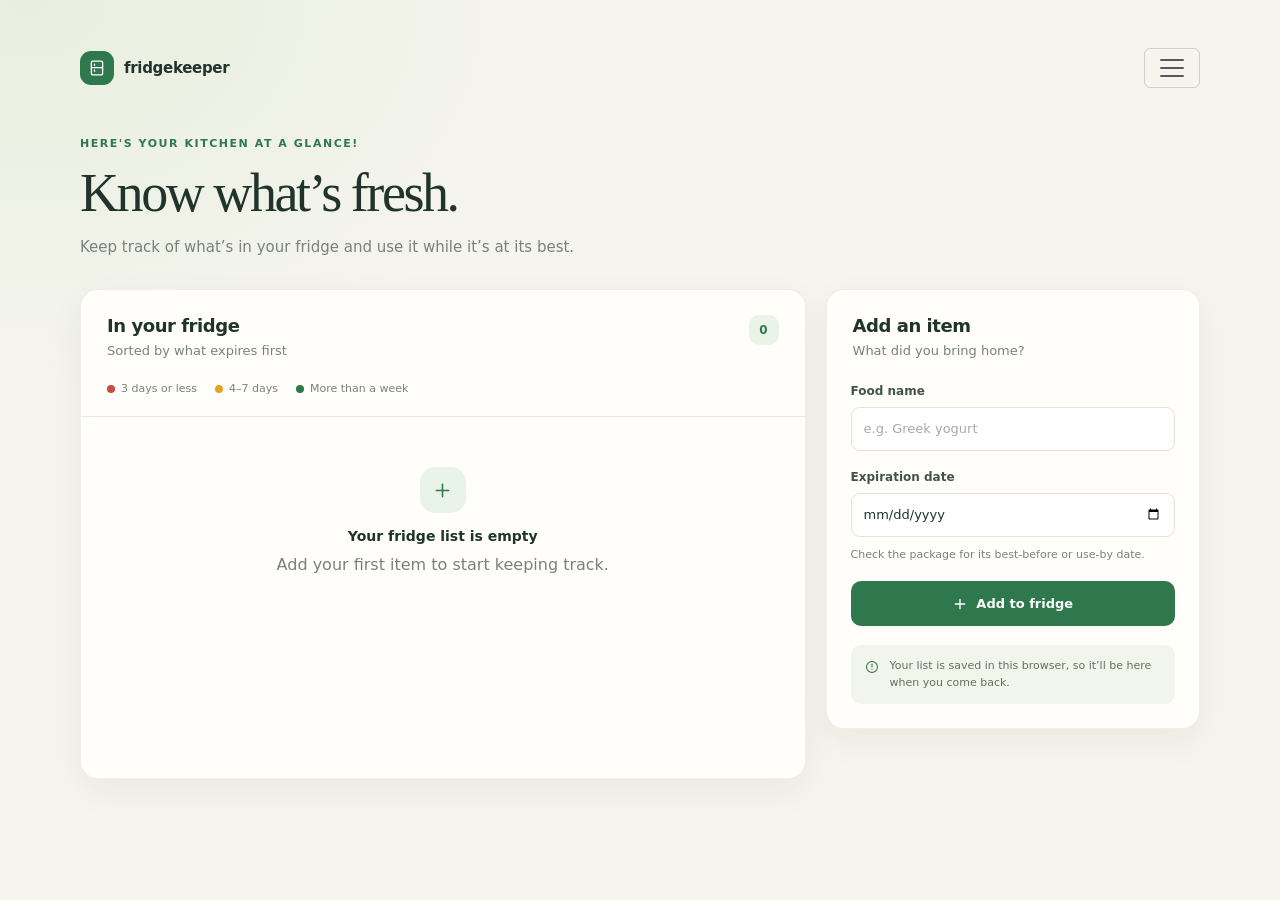
<file: index.html>
<!doctype html>
<html lang="en">
  <head>
    <meta charset="utf-8">
    <meta name="viewport" content="width=device-width, initial-scale=1">
    <meta name="theme-color" content="#f5f4ed">
    <title>Fridgekeeper — Know what’s fresh</title>
    <link href="https://cdn.jsdelivr.net/npm/bootstrap@5.3.9/dist/css/bootstrap.min.css" rel="stylesheet" integrity="sha384-yEPZ7jP9S0QKiUQ0m3jjsO4ProIW7wvR9gXkI7JOGa2XVsw53Yke2bsdkBbjmmiX" crossorigin="anonymous">
    <link rel="stylesheet" href="styles.css">
  </head>
  <body>
    <main class="page">
      <header class="topbar">
        <a class="brand" href="index.html" aria-label="Fridgekeeper home">
          <span class="brand-mark" aria-hidden="true">
            <svg width="20" height="20" viewBox="0 0 24 24" fill="none">
              <path d="M7 3.75h10a1.75 1.75 0 0 1 1.75 1.75v13A1.75 1.75 0 0 1 17 20.25H7a1.75 1.75 0 0 1-1.75-1.75v-13A1.75 1.75 0 0 1 7 3.75Z" stroke="currentColor" stroke-width="1.6"/>
              <path d="M5.5 11.5h13M9 7.25v1.5m0 5.75V16" stroke="currentColor" stroke-width="1.6" stroke-linecap="round"/>
            </svg>
          </span>
          fridgekeeper
        </a>
        <div class="navbar p-0">
          <button class="navbar-toggler" type="button" data-bs-toggle="offcanvas" data-bs-target="#main-navigation" aria-controls="main-navigation" aria-label="Open navigation menu">
            <span class="navbar-toggler-icon"></span>
          </button>
          <div class="offcanvas offcanvas-end" tabindex="-1" id="main-navigation" aria-labelledby="main-navigation-title">
            <div class="offcanvas-header">
              <h2 class="offcanvas-title" id="main-navigation-title">Navigate</h2>
              <button type="button" class="btn-close" data-bs-dismiss="offcanvas" aria-label="Close navigation"></button>
            </div>
            <div class="offcanvas-body">
              <nav class="navbar-nav" aria-label="Main navigation">
                <a class="nav-link active" href="index.html" aria-current="page">My fridge</a>
                <a class="nav-link" href="recipes.html">Recipe finder</a>
              </nav>
            </div>
          </div>
        </div>
      </header>

      <section class="intro" aria-labelledby="page-title">
        <p class="eyebrow">Here's your kitchen at a glance!</p>
        <h1>Know what’s fresh.</h1>
        <p class="subtitle">Keep track of what’s in your fridge and use it while it’s at its best.</p>
      </section>

      <div class="columns">
        <section class="panel list-panel" aria-labelledby="fridge-heading">
          <div class="panel-heading">
            <div>
              <h2 id="fridge-heading">In your fridge</h2>
              <p>Sorted by what expires first</p>
            </div>
            <span class="item-count" id="item-count" aria-label="0 items">0</span>
          </div>
          <div class="legend" aria-label="Expiration color guide">
            <span class="legend-item"><span class="dot red" aria-hidden="true"></span>3 days or less</span>
            <span class="legend-item"><span class="dot yellow" aria-hidden="true"></span>4–7 days</span>
            <span class="legend-item"><span class="dot" aria-hidden="true"></span>More than a week</span>
          </div>
          <div id="notice" class="notice" role="status" aria-live="polite" hidden></div>
          <ul id="food-list" class="food-list" aria-live="polite"></ul>
          <div id="empty-state" class="empty-state">
            <span class="empty-icon" aria-hidden="true">
              <svg width="21" height="21" viewBox="0 0 24 24" fill="none">
                <path d="M12 5v14m-7-7h14" stroke="currentColor" stroke-width="1.8" stroke-linecap="round"/>
              </svg>
            </span>
            <strong>Your fridge list is empty</strong>
            Add your first item to start keeping track.
          </div>
        </section>

        <section class="panel form-panel" aria-labelledby="add-heading">
          <div class="panel-heading">
            <div>
              <h2 id="add-heading">Add an item</h2>
              <p>What did you bring home?</p>
            </div>
          </div>
          <form id="add-form" class="form-body">
            <div class="field">
              <label for="food-name">Food name</label>
              <input id="food-name" name="name" type="text" maxlength="80" placeholder="e.g. Greek yogurt" autocomplete="off" required>
            </div>
            <div class="field">
              <label for="expiry-date">Expiration date</label>
              <input id="expiry-date" name="expiry" type="date" required>
            </div>
            <p class="helper">Check the package for its best-before or use-by date.</p>
            <button class="submit-button" type="submit">
              <svg width="16" height="16" viewBox="0 0 24 24" fill="none" aria-hidden="true">
                <path d="M12 5v14m-7-7h14" stroke="currentColor" stroke-width="2" stroke-linecap="round"/>
              </svg>
              Add to fridge
            </button>
          </form>
          <div class="form-note">
            <svg width="16" height="16" viewBox="0 0 24 24" fill="none" aria-hidden="true">
              <path d="M12 3.75a8.25 8.25 0 1 0 0 16.5 8.25 8.25 0 0 0 0-16.5Zm0 4v4.5m0 3h.01" stroke="currentColor" stroke-width="1.6" stroke-linecap="round"/>
            </svg>
            Your list is saved in this browser, so it’ll be here when you come back.
          </div>
        </section>
      </div>
    </main>

    <script src="https://cdn.jsdelivr.net/npm/bootstrap@5.3.9/dist/js/bootstrap.bundle.min.js" integrity="sha384-WyOxWvTyr1QaMPfiPJSv76iReVthorl5uWlFtZPyK0IEB0hGzo9y5Bp9mYanr8Bu" crossorigin="anonymous" defer></script>
    <script src="script.js" defer></script>
  </body>
</html>
</file>
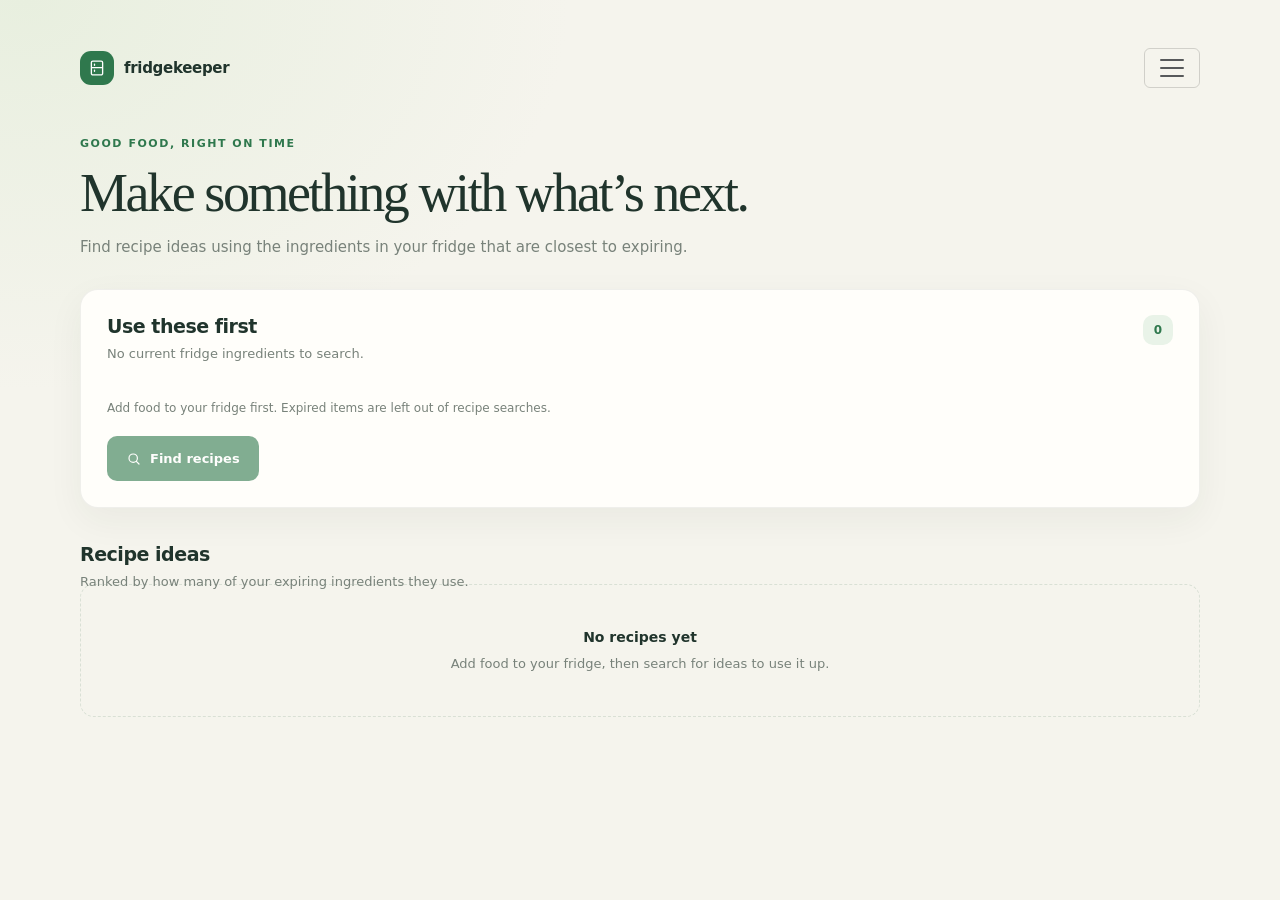
<file: recipes.html>
<!doctype html>
<html lang="en">
  <head>
    <meta charset="utf-8">
    <meta name="viewport" content="width=device-width, initial-scale=1">
    <meta name="theme-color" content="#f5f4ed">
    <title>Recipes for your fridge — Fridgekeeper</title>
    <link href="https://cdn.jsdelivr.net/npm/bootstrap@5.3.9/dist/css/bootstrap.min.css" rel="stylesheet" integrity="sha384-yEPZ7jP9S0QKiUQ0m3jjsO4ProIW7wvR9gXkI7JOGa2XVsw53Yke2bsdkBbjmmiX" crossorigin="anonymous">
    <link rel="stylesheet" href="styles.css">
    <link rel="stylesheet" href="recipes.css">
  </head>
  <body>
    <main class="page recipe-page">
      <header class="topbar">
        <a class="brand" href="index.html" aria-label="Fridgekeeper home">
          <span class="brand-mark" aria-hidden="true">
            <svg width="20" height="20" viewBox="0 0 24 24" fill="none">
              <path d="M7 3.75h10a1.75 1.75 0 0 1 1.75 1.75v13A1.75 1.75 0 0 1 17 20.25H7a1.75 1.75 0 0 1-1.75-1.75v-13A1.75 1.75 0 0 1 7 3.75Z" stroke="currentColor" stroke-width="1.6"/>
              <path d="M5.5 11.5h13M9 7.25v1.5m0 5.75V16" stroke="currentColor" stroke-width="1.6" stroke-linecap="round"/>
            </svg>
          </span>
          fridgekeeper
        </a>
        <div class="navbar p-0">
          <button class="navbar-toggler" type="button" data-bs-toggle="offcanvas" data-bs-target="#main-navigation" aria-controls="main-navigation" aria-label="Open navigation menu">
            <span class="navbar-toggler-icon"></span>
          </button>
          <div class="offcanvas offcanvas-end" tabindex="-1" id="main-navigation" aria-labelledby="main-navigation-title">
            <div class="offcanvas-header">
              <h2 class="offcanvas-title" id="main-navigation-title">Navigate</h2>
              <button type="button" class="btn-close" data-bs-dismiss="offcanvas" aria-label="Close navigation"></button>
            </div>
            <div class="offcanvas-body">
              <nav class="navbar-nav" aria-label="Main navigation">
                <a class="nav-link" href="index.html">My fridge</a>
                <a class="nav-link active" href="recipes.html" aria-current="page">Recipe finder</a>
              </nav>
            </div>
          </div>
        </div>
      </header>

      <section class="intro" aria-labelledby="page-title">
        <p class="eyebrow">Good food, right on time</p>
        <h1>Make something with what’s next.</h1>
        <p class="subtitle">Find recipe ideas using the ingredients in your fridge that are closest to expiring.</p>
      </section>

      <section class="panel recipe-panel" aria-labelledby="ingredients-heading">
        <div class="recipe-panel-heading">
          <div>
            <h2 id="ingredients-heading">Use these first</h2>
            <p id="ingredient-summary">Your soonest-expiring ingredients will guide the search.</p>
          </div>
          <span class="item-count" id="ingredient-count" aria-label="0 ingredients">0</span>
        </div>
        <div id="ingredient-list" class="ingredient-list" aria-label="Ingredients prioritized by expiration"></div>
        <p id="ingredient-note" class="ingredient-note"></p>
        <button id="search-button" class="submit-button" type="button" disabled>
          <svg width="16" height="16" viewBox="0 0 24 24" fill="none" aria-hidden="true">
            <circle cx="10.8" cy="10.8" r="6.3" stroke="currentColor" stroke-width="1.8"/>
            <path d="m15.5 15.5 4 4" stroke="currentColor" stroke-width="1.8" stroke-linecap="round"/>
          </svg>
          <span id="search-button-label">Find recipes</span>
        </button>
        <div id="recipe-message" class="recipe-message" role="status" aria-live="polite" hidden></div>
      </section>

      <section class="recipe-section" aria-labelledby="results-heading">
        <div class="results-heading">
          <div>
            <h2 id="results-heading">Recipe ideas</h2>
            <p>Ranked by how many of your expiring ingredients they use.</p>
          </div>
          <span id="results-count" class="results-count"></span>
        </div>
        <div id="recipe-results" class="row row-cols-1 row-cols-md-2 row-cols-xl-3 g-4" aria-live="polite"></div>
        <div id="recipe-empty" class="recipe-empty">
          <strong>No recipes yet</strong>
          <p id="recipe-empty-text">Add food to your fridge, then search for ideas to use it up.</p>
        </div>
      </section>
    </main>

    <script src="https://cdn.jsdelivr.net/npm/bootstrap@5.3.9/dist/js/bootstrap.bundle.min.js" integrity="sha384-WyOxWvTyr1QaMPfiPJSv76iReVthorl5uWlFtZPyK0IEB0hGzo9y5Bp9mYanr8Bu" crossorigin="anonymous" defer></script>
    <script src="recipes.js" defer></script>
  </body>
</html>
</file>
<file: styles.css>
:root {
  color-scheme: light;
  --ink: #20342c;
  --muted: #78827a;
  --line: #e8e9df;
  --paper: #fffefa;
  --canvas: #f5f4ed;
  --green: #2f784d;
  --green-soft: #e9f3e8;
  --red: #c94d3d;
  --red-soft: #fff0ec;
  --yellow: #b57a18;
  --yellow-soft: #fff5dc;
  font-family: "Segoe UI", "Helvetica Neue", sans-serif;
  font-synthesis: none;
  text-rendering: optimizeLegibility;
}

* {
  box-sizing: border-box;
}

body {
  min-width: 320px;
  min-height: 100vh;
  margin: 0;
  color: var(--ink);
  background:
    radial-gradient(ellipse at 2% 0%, #e8efdf 0, transparent 34rem),
    var(--canvas);
}

button,
input {
  font: inherit;
}

.page {
  width: min(1120px, calc(100% - 48px));
  margin: 0 auto;
  padding: 48px 0 64px;
}

.topbar {
  display: flex;
  align-items: center;
  justify-content: space-between;
  margin-bottom: 48px;
}

.brand {
  display: inline-flex;
  align-items: center;
  gap: 10px;
  color: var(--ink);
  font-size: 15px;
  font-weight: 750;
  letter-spacing: -0.02em;
  text-decoration: none;
}

.brand-mark {
  display: grid;
  width: 34px;
  height: 34px;
  place-items: center;
  border-radius: 11px;
  color: #fff;
  background: var(--green);
}

.top-note {
  color: var(--muted);
  font-size: 13px;
  text-decoration: none;
}

.top-note:hover {
  color: var(--green);
}

.intro {
  max-width: 680px;
  margin-bottom: 30px;
}

.eyebrow {
  margin: 0 0 11px;
  color: var(--green);
  font-size: 11px;
  font-weight: 750;
  letter-spacing: 0.14em;
  text-transform: uppercase;
}

h1 {
  margin: 0;
  font-family: Georgia, "Times New Roman", serif;
  font-size: clamp(36px, 5vw, 54px);
  font-weight: 500;
  letter-spacing: -0.045em;
  line-height: 1.08;
}

.subtitle {
  margin: 13px 0 0;
  color: var(--muted);
  font-size: 15px;
  line-height: 1.6;
}

.columns {
  display: grid;
  grid-template-columns: minmax(0, 1.55fr) minmax(280px, 0.8fr);
  align-items: start;
  gap: 20px;
}

.panel {
  overflow: hidden;
  border: 1px solid rgba(32, 52, 44, 0.07);
  border-radius: 18px;
  background: var(--paper);
  box-shadow: 0 12px 36px rgba(38, 55, 39, 0.055);
}

.list-panel {
  min-height: 490px;
}

.panel-heading {
  display: flex;
  align-items: flex-start;
  justify-content: space-between;
  gap: 14px;
  padding: 25px 26px 20px;
}

.panel-heading h2 {
  margin: 0;
  font-size: 18px;
  font-weight: 700;
  letter-spacing: -0.025em;
}

.panel-heading p {
  margin: 5px 0 0;
  color: var(--muted);
  font-size: 13px;
}

.item-count {
  display: inline-flex;
  min-width: 30px;
  height: 30px;
  align-items: center;
  justify-content: center;
  padding: 0 9px;
  border-radius: 10px;
  color: var(--green);
  background: var(--green-soft);
  font-size: 12px;
  font-weight: 700;
}

.legend {
  display: flex;
  flex-wrap: wrap;
  gap: 10px 18px;
  padding: 0 26px 19px;
  color: var(--muted);
  font-size: 11px;
}

.legend-item {
  display: inline-flex;
  align-items: center;
  gap: 6px;
}

.dot {
  width: 8px;
  height: 8px;
  flex: 0 0 8px;
  border-radius: 50%;
  background: var(--green);
}

.dot.red {
  background: var(--red);
}

.dot.yellow {
  background: #e1a328;
}

.food-list {
  margin: 0;
  padding: 0 26px;
  list-style: none;
}

.food-item {
  display: grid;
  grid-template-columns: minmax(0, 1fr) auto;
  align-items: center;
  gap: 14px;
  padding: 16px 0;
  border-top: 1px solid var(--line);
}

.food-main {
  display: flex;
  min-width: 0;
  align-items: center;
  gap: 12px;
}

.food-indicator {
  width: 10px;
  height: 10px;
  flex: 0 0 10px;
  border-radius: 50%;
  background: var(--green);
  box-shadow: 0 0 0 4px var(--green-soft);
}

.food-indicator.red {
  background: var(--red);
  box-shadow: 0 0 0 4px var(--red-soft);
}

.food-indicator.yellow {
  background: #d9971c;
  box-shadow: 0 0 0 4px var(--yellow-soft);
}

.food-name {
  overflow: hidden;
  font-size: 14px;
  font-weight: 650;
  text-overflow: ellipsis;
  white-space: nowrap;
}

.food-date {
  margin-top: 4px;
  color: var(--muted);
  font-size: 12px;
}

.food-meta {
  display: flex;
  align-items: center;
  gap: 14px;
}

.freshness {
  min-width: 83px;
  color: var(--green);
  font-size: 12px;
  font-weight: 650;
  text-align: right;
}

.freshness.red {
  color: var(--red);
}

.freshness.yellow {
  color: var(--yellow);
}

.remove-button {
  display: grid;
  width: 32px;
  height: 32px;
  place-items: center;
  border: 0;
  border-radius: 9px;
  color: #8c958d;
  background: transparent;
  cursor: pointer;
  transition: color 140ms ease, background 140ms ease;
}

.remove-button:hover {
  color: var(--red);
  background: var(--red-soft);
}

.remove-button:focus-visible,
.submit-button:focus-visible,
input:focus-visible {
  outline: 3px solid rgba(47, 120, 77, 0.27);
  outline-offset: 2px;
}

.empty-state {
  padding: 50px 20px 58px;
  border-top: 1px solid var(--line);
  color: var(--muted);
  text-align: center;
}

.empty-state strong {
  display: block;
  margin-bottom: 6px;
  color: var(--ink);
  font-size: 14px;
}

.empty-icon {
  display: grid;
  width: 46px;
  height: 46px;
  margin: 0 auto 13px;
  place-items: center;
  border-radius: 15px;
  color: var(--green);
  background: var(--green-soft);
}

.form-panel {
  padding-bottom: 24px;
}

.form-panel .panel-heading {
  padding-bottom: 21px;
}

.form-body {
  display: grid;
  gap: 17px;
  padding: 0 24px;
}

.field {
  display: grid;
  gap: 7px;
}

.field label {
  color: #42534a;
  font-size: 12px;
  font-weight: 650;
}

.field input {
  width: 100%;
  height: 44px;
  padding: 0 12px;
  border: 1px solid #dfe3d9;
  border-radius: 9px;
  color: var(--ink);
  background: #fff;
  font-size: 13px;
}

.field input::placeholder {
  color: #a4aca5;
}

.helper {
  margin: -7px 0 1px;
  color: var(--muted);
  font-size: 11px;
  line-height: 1.5;
}

.submit-button {
  display: inline-flex;
  min-height: 45px;
  align-items: center;
  justify-content: center;
  gap: 8px;
  border: 0;
  border-radius: 10px;
  color: #fff;
  background: var(--green);
  font-size: 13px;
  font-weight: 700;
  cursor: pointer;
  transition: background 140ms ease, transform 140ms ease;
}

.submit-button:hover {
  background: #255f3d;
}

.submit-button:active {
  transform: translateY(1px);
}

.form-note {
  display: flex;
  gap: 10px;
  margin: 19px 24px 0;
  padding: 13px;
  border-radius: 10px;
  color: #62715e;
  background: #f2f5eb;
  font-size: 11px;
  line-height: 1.5;
}

.form-note svg {
  flex: 0 0 16px;
  margin-top: 1px;
  color: var(--green);
}

.notice {
  margin: 0 26px 16px;
  padding: 10px 12px;
  border-radius: 9px;
  color: #8d352d;
  background: var(--red-soft);
  font-size: 12px;
  line-height: 1.45;
}

.notice[hidden] {
  display: none;
}

@media (max-width: 760px) {
  .page {
    width: min(100% - 32px, 560px);
    padding-top: 26px;
  }

  .topbar {
    margin-bottom: 38px;
  }

  .top-note {
    font-size: 11px;
  }

  .columns {
    grid-template-columns: 1fr;
  }

  .list-panel {
    min-height: 0;
  }
}

@media (max-width: 420px) {
  .page {
    width: calc(100% - 24px);
  }

  .panel-heading {
    padding-right: 19px;
    padding-left: 19px;
  }

  .legend,
  .food-list {
    padding-right: 19px;
    padding-left: 19px;
  }

  .freshness {
    min-width: 70px;
    font-size: 11px;
  }

  .food-meta {
    gap: 7px;
  }

  .form-body {
    padding-right: 19px;
    padding-left: 19px;
  }

  .form-note {
    margin-right: 19px;
    margin-left: 19px;
  }
}
</file>
<file: recipes.css>
.recipe-page {
  padding-bottom: 72px;
}

.recipe-panel {
  padding: 25px 26px 26px;
}

.recipe-panel-heading,
.results-heading {
  display: flex;
  align-items: flex-start;
  justify-content: space-between;
  gap: 16px;
}

.recipe-panel-heading h2,
.results-heading h2 {
  margin: 0;
  font-size: 19px;
  font-weight: 700;
  letter-spacing: -0.025em;
}

.recipe-panel-heading p,
.results-heading p {
  margin: 6px 0 0;
  color: var(--muted);
  font-size: 13px;
  line-height: 1.5;
}

.ingredient-list {
  display: flex;
  flex-wrap: wrap;
  gap: 9px;
  margin-top: 21px;
}

.ingredient-chip {
  display: inline-flex;
  align-items: center;
  gap: 8px;
  padding: 8px 11px;
  border: 1px solid #e4e9df;
  border-radius: 999px;
  color: var(--ink);
  background: #f7f8f2;
  font-size: 12px;
  font-weight: 650;
}

.ingredient-chip.red {
  border-color: #f3d9d3;
  background: var(--red-soft);
}

.ingredient-chip.yellow {
  border-color: #f1e2bb;
  background: var(--yellow-soft);
}

.ingredient-expiry {
  color: var(--muted);
  font-size: 10px;
  font-weight: 500;
}

.ingredient-note {
  margin: 15px 0 0;
  color: var(--muted);
  font-size: 12px;
  line-height: 1.5;
}

#search-button {
  margin-top: 19px;
  padding: 0 19px;
}

#search-button:disabled {
  cursor: not-allowed;
  opacity: 0.6;
}

.recipe-message {
  margin-top: 16px;
  padding: 11px 13px;
  border-radius: 9px;
  color: #35523e;
  background: var(--green-soft);
  font-size: 12px;
  line-height: 1.5;
}

.recipe-message.error {
  color: #8d352d;
  background: var(--red-soft);
}

.recipe-message.warning {
  color: #79550f;
  background: var(--yellow-soft);
}

.recipe-message[hidden] {
  display: none;
}

.recipe-section {
  margin-top: 35px;
}

.results-heading {
  align-items: center;
  margin-bottom: 17px;
}

.results-count {
  color: var(--muted);
  font-size: 12px;
}

.recipe-card {
  overflow: hidden;
  border: 1px solid rgba(32, 52, 44, 0.08);
  border-radius: 15px;
  background: var(--paper);
  box-shadow: 0 8px 24px rgba(38, 55, 39, 0.05);
}

.recipe-card .card-img-top {
  height: 190px;
  object-fit: cover;
  background: #e9eee4;
}

.recipe-card .card-body {
  padding: 18px;
}

.recipe-card .card-title {
  margin: 0;
  color: var(--ink);
  font-size: 17px;
  font-weight: 700;
  line-height: 1.35;
}

.recipe-tags {
  display: flex;
  flex-wrap: wrap;
  gap: 6px;
  margin-bottom: 11px;
}

.recipe-tag {
  padding: 4px 8px;
  border-radius: 999px;
  color: var(--green);
  background: var(--green-soft);
  font-size: 10px;
  font-weight: 650;
}

.recipe-match {
  margin: 10px 0 14px;
  color: var(--muted);
  font-size: 12px;
  line-height: 1.5;
}

.recipe-match strong {
  color: var(--green);
}

.recipe-details {
  margin-top: auto;
  border-top: 1px solid var(--line);
  color: var(--ink);
  font-size: 12px;
}

.recipe-details summary {
  padding: 12px 0 4px;
  color: var(--green);
  font-weight: 650;
  cursor: pointer;
}

.recipe-details h3 {
  margin: 13px 0 7px;
  font-size: 12px;
  font-weight: 700;
}

.recipe-details ul {
  margin: 0;
  padding-left: 18px;
  color: #59665d;
  line-height: 1.65;
}

.recipe-instructions {
  color: #59665d;
  line-height: 1.65;
  white-space: pre-line;
}

.recipe-source {
  display: inline-block;
  margin-top: 12px;
  color: var(--green);
  font-size: 12px;
  font-weight: 650;
  text-decoration: none;
}

.recipe-source:hover {
  color: #255f3d;
  text-decoration: underline;
}

.recipe-empty {
  padding: 42px 18px;
  border: 1px dashed #d9e0d5;
  border-radius: 14px;
  color: var(--muted);
  font-size: 13px;
  line-height: 1.55;
  text-align: center;
}

.recipe-empty strong {
  display: block;
  margin-bottom: 5px;
  color: var(--ink);
  font-size: 14px;
}

.recipe-empty p {
  margin: 0;
}

.recipe-empty[hidden] {
  display: none;
}

@media (max-width: 420px) {
  .recipe-panel {
    padding: 20px 19px;
  }
}
</file>
